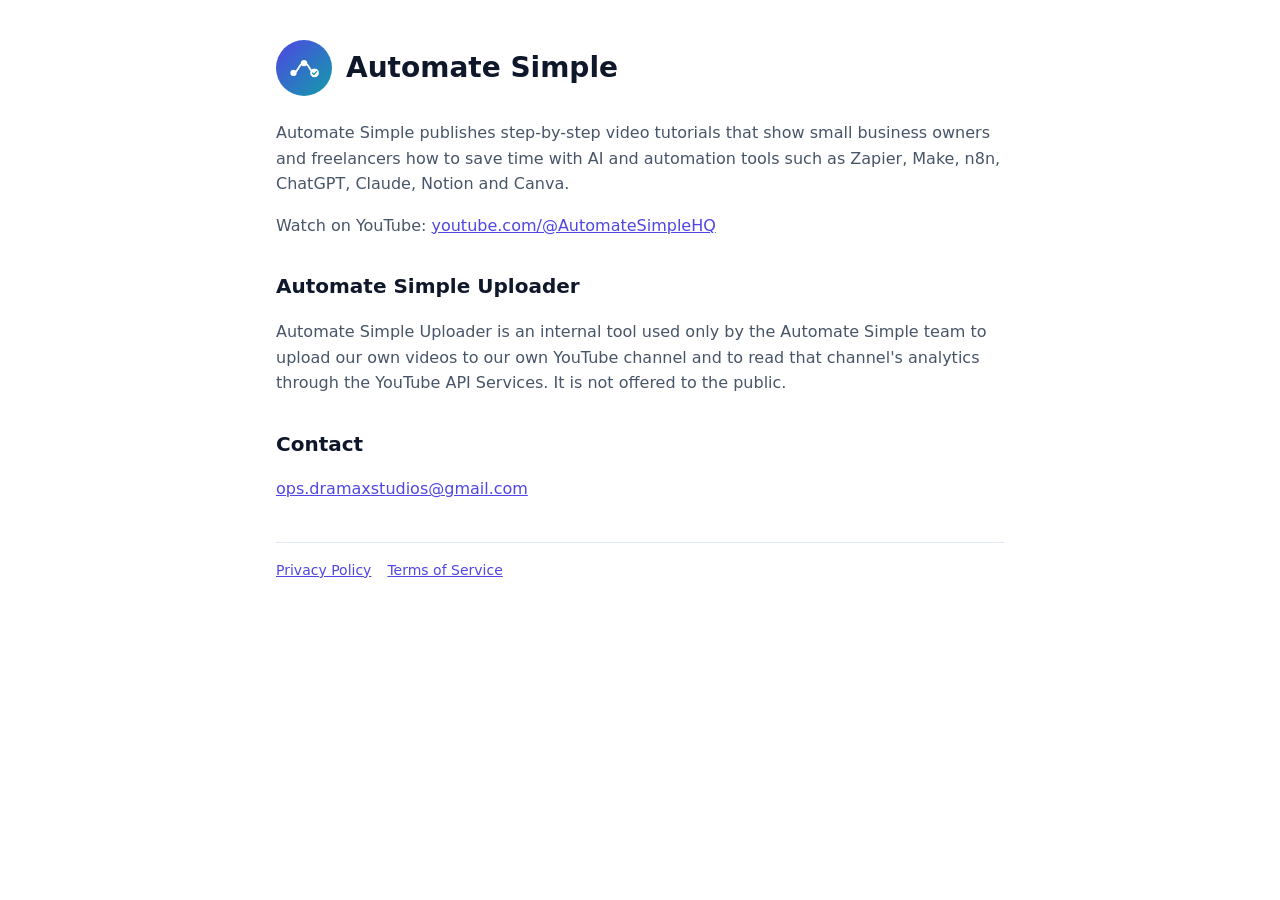
<file: index.html>
<!doctype html><html lang="en"><head><meta charset="utf-8"><meta name="viewport" content="width=device-width,initial-scale=1">
<title>Automate Simple</title><meta name="description" content="Step-by-step AI and automation tutorials for small business owners and freelancers.">
<link rel="icon" href="logo.png"><link rel="stylesheet" href="style.css"></head><body><main>
<header><img src="logo.png" alt="Automate Simple logo"><h1>Automate Simple</h1></header>
<p>Automate Simple publishes step-by-step video tutorials that show small business owners and freelancers how to save time with AI and automation tools such as Zapier, Make, n8n, ChatGPT, Claude, Notion and Canva.</p>
<p>Watch on YouTube: <a href="https://www.youtube.com/@AutomateSimpleHQ">youtube.com/@AutomateSimpleHQ</a></p>
<h2>Automate Simple Uploader</h2>
<p>Automate Simple Uploader is an internal tool used only by the Automate Simple team to upload our own videos to our own YouTube channel and to read that channel's analytics through the YouTube API Services. It is not offered to the public.</p>
<h2>Contact</h2><p><a href="mailto:ops.dramaxstudios@gmail.com">ops.dramaxstudios@gmail.com</a></p>
<nav><a href="privacy.html">Privacy Policy</a><a href="terms.html">Terms of Service</a></nav>
</main></body></html>
</file>
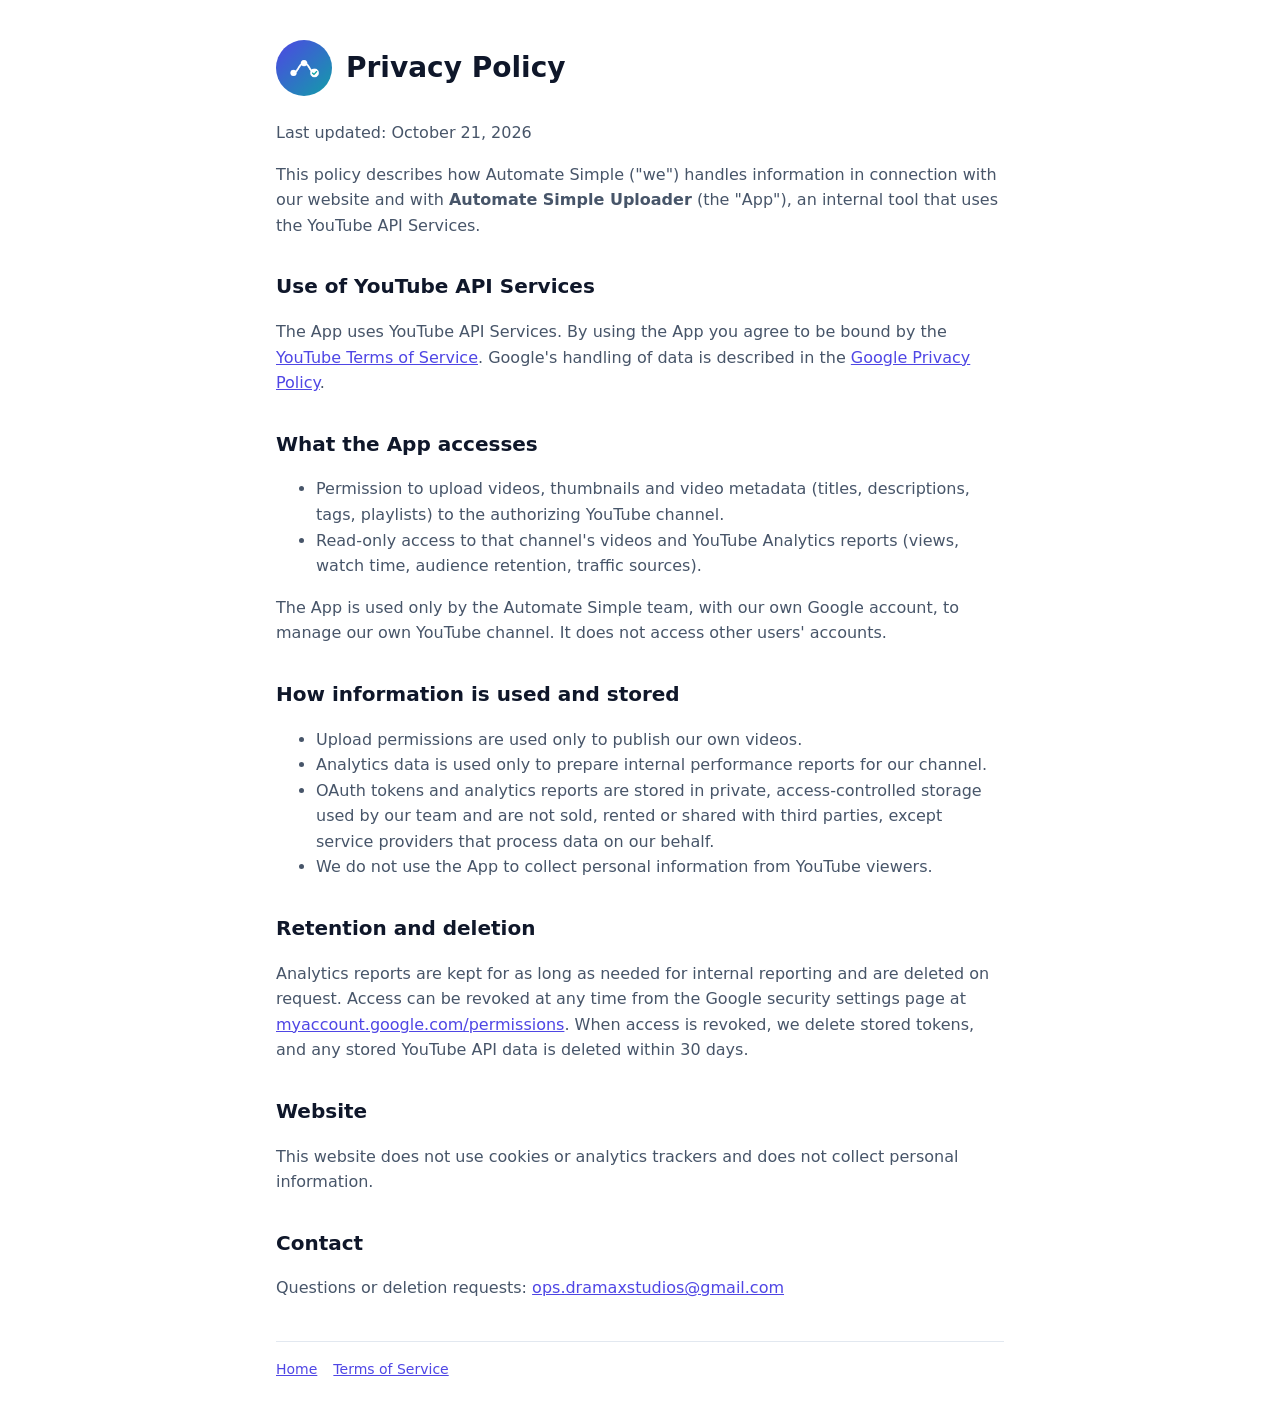
<file: privacy.html>
<!doctype html><html lang="en"><head><meta charset="utf-8"><meta name="viewport" content="width=device-width,initial-scale=1">
<title>Privacy Policy · Automate Simple</title><link rel="icon" href="logo.png"><link rel="stylesheet" href="style.css"></head><body><main>
<header><img src="logo.png" alt=""><h1>Privacy Policy</h1></header>
<p>Last updated: October 21, 2026</p>
<p>This policy describes how Automate Simple ("we") handles information in connection with our website and with <strong>Automate Simple Uploader</strong> (the "App"), an internal tool that uses the YouTube API Services.</p>
<h2>Use of YouTube API Services</h2>
<p>The App uses YouTube API Services. By using the App you agree to be bound by the <a href="https://www.youtube.com/t/terms">YouTube Terms of Service</a>. Google's handling of data is described in the <a href="https://policies.google.com/privacy">Google Privacy Policy</a>.</p>
<h2>What the App accesses</h2>
<ul>
<li>Permission to upload videos, thumbnails and video metadata (titles, descriptions, tags, playlists) to the authorizing YouTube channel.</li>
<li>Read-only access to that channel's videos and YouTube Analytics reports (views, watch time, audience retention, traffic sources).</li>
</ul>
<p>The App is used only by the Automate Simple team, with our own Google account, to manage our own YouTube channel. It does not access other users' accounts.</p>
<h2>How information is used and stored</h2>
<ul>
<li>Upload permissions are used only to publish our own videos.</li>
<li>Analytics data is used only to prepare internal performance reports for our channel.</li>
<li>OAuth tokens and analytics reports are stored in private, access-controlled storage used by our team and are not sold, rented or shared with third parties, except service providers that process data on our behalf.</li>
<li>We do not use the App to collect personal information from YouTube viewers.</li>
</ul>
<h2>Retention and deletion</h2>
<p>Analytics reports are kept for as long as needed for internal reporting and are deleted on request. Access can be revoked at any time from the Google security settings page at <a href="https://myaccount.google.com/permissions">myaccount.google.com/permissions</a>. When access is revoked, we delete stored tokens, and any stored YouTube API data is deleted within 30 days.</p>
<h2>Website</h2>
<p>This website does not use cookies or analytics trackers and does not collect personal information.</p>
<h2>Contact</h2>
<p>Questions or deletion requests: <a href="mailto:ops.dramaxstudios@gmail.com">ops.dramaxstudios@gmail.com</a></p>
<nav><a href="index.html">Home</a><a href="terms.html">Terms of Service</a></nav>
</main></body></html>
</file>
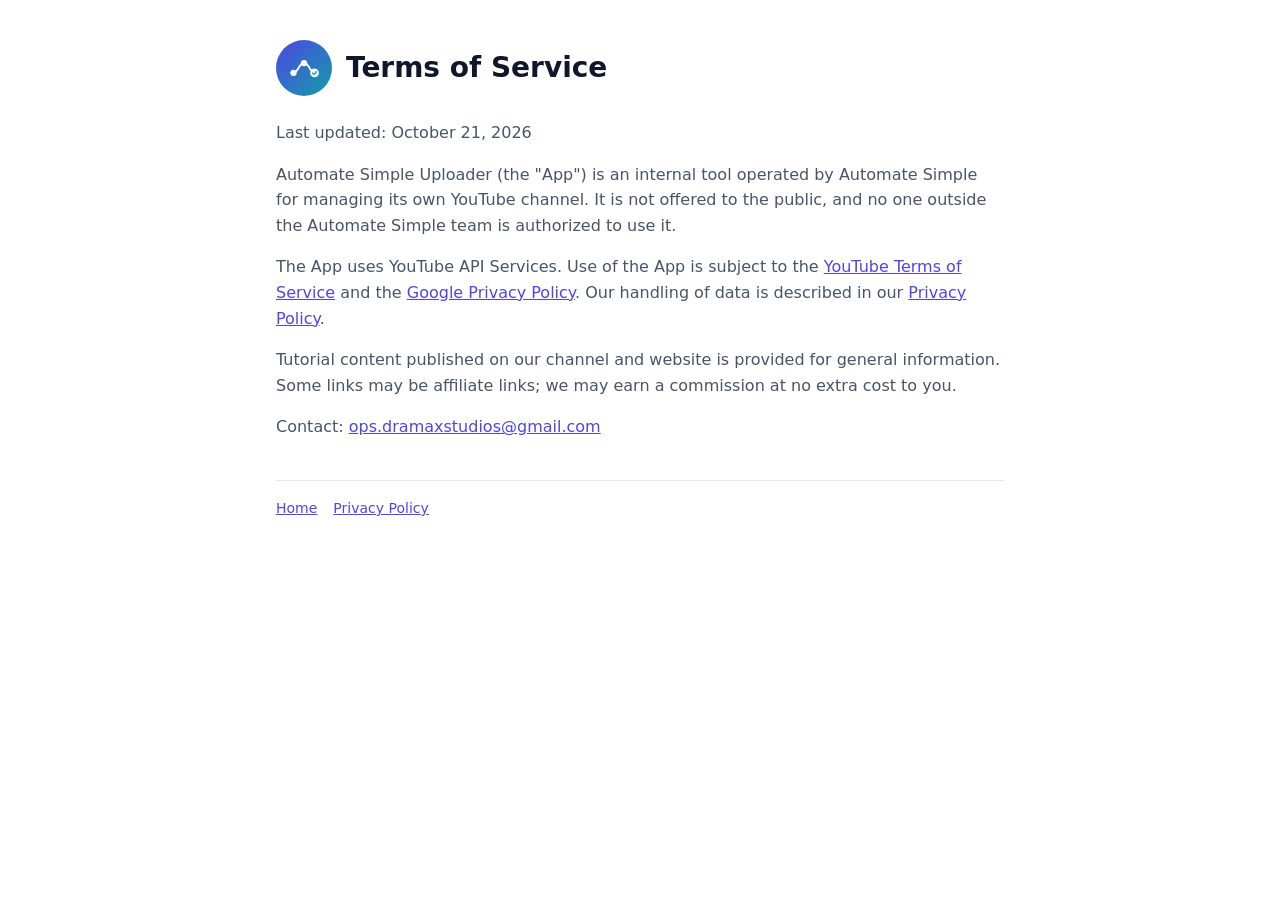
<file: terms.html>
<!doctype html><html lang="en"><head><meta charset="utf-8"><meta name="viewport" content="width=device-width,initial-scale=1">
<title>Terms of Service · Automate Simple</title><link rel="icon" href="logo.png"><link rel="stylesheet" href="style.css"></head><body><main>
<header><img src="logo.png" alt=""><h1>Terms of Service</h1></header>
<p>Last updated: October 21, 2026</p>
<p>Automate Simple Uploader (the "App") is an internal tool operated by Automate Simple for managing its own YouTube channel. It is not offered to the public, and no one outside the Automate Simple team is authorized to use it.</p>
<p>The App uses YouTube API Services. Use of the App is subject to the <a href="https://www.youtube.com/t/terms">YouTube Terms of Service</a> and the <a href="https://policies.google.com/privacy">Google Privacy Policy</a>. Our handling of data is described in our <a href="privacy.html">Privacy Policy</a>.</p>
<p>Tutorial content published on our channel and website is provided for general information. Some links may be affiliate links; we may earn a commission at no extra cost to you.</p>
<p>Contact: <a href="mailto:ops.dramaxstudios@gmail.com">ops.dramaxstudios@gmail.com</a></p>
<nav><a href="index.html">Home</a><a href="privacy.html">Privacy Policy</a></nav>
</main></body></html>
</file>
<file: style.css>
:root{--bg:#ffffff;--fg:#0f172a;--muted:#475569;--accent:#4F46E5;--line:#e2e8f0}
@media (prefers-color-scheme:dark){:root{--bg:#0f172a;--fg:#f1f5f9;--muted:#cbd5e1;--accent:#818cf8;--line:#1e293b}}
*{box-sizing:border-box}body{margin:0;background:var(--bg);color:var(--fg);font:16px/1.6 system-ui,-apple-system,"Segoe UI",Roboto,sans-serif}
main{max-width:760px;margin:0 auto;padding:40px 16px}
header{display:flex;align-items:center;gap:14px;margin-bottom:24px}header img{width:56px;height:56px;border-radius:50%}
h1{font-size:28px;margin:0}h2{font-size:20px;margin-top:32px}a{color:var(--accent)}
p,li{color:var(--muted)}nav{margin-top:40px;padding-top:16px;border-top:1px solid var(--line);font-size:14px}nav a{margin-right:16px}
</file>
